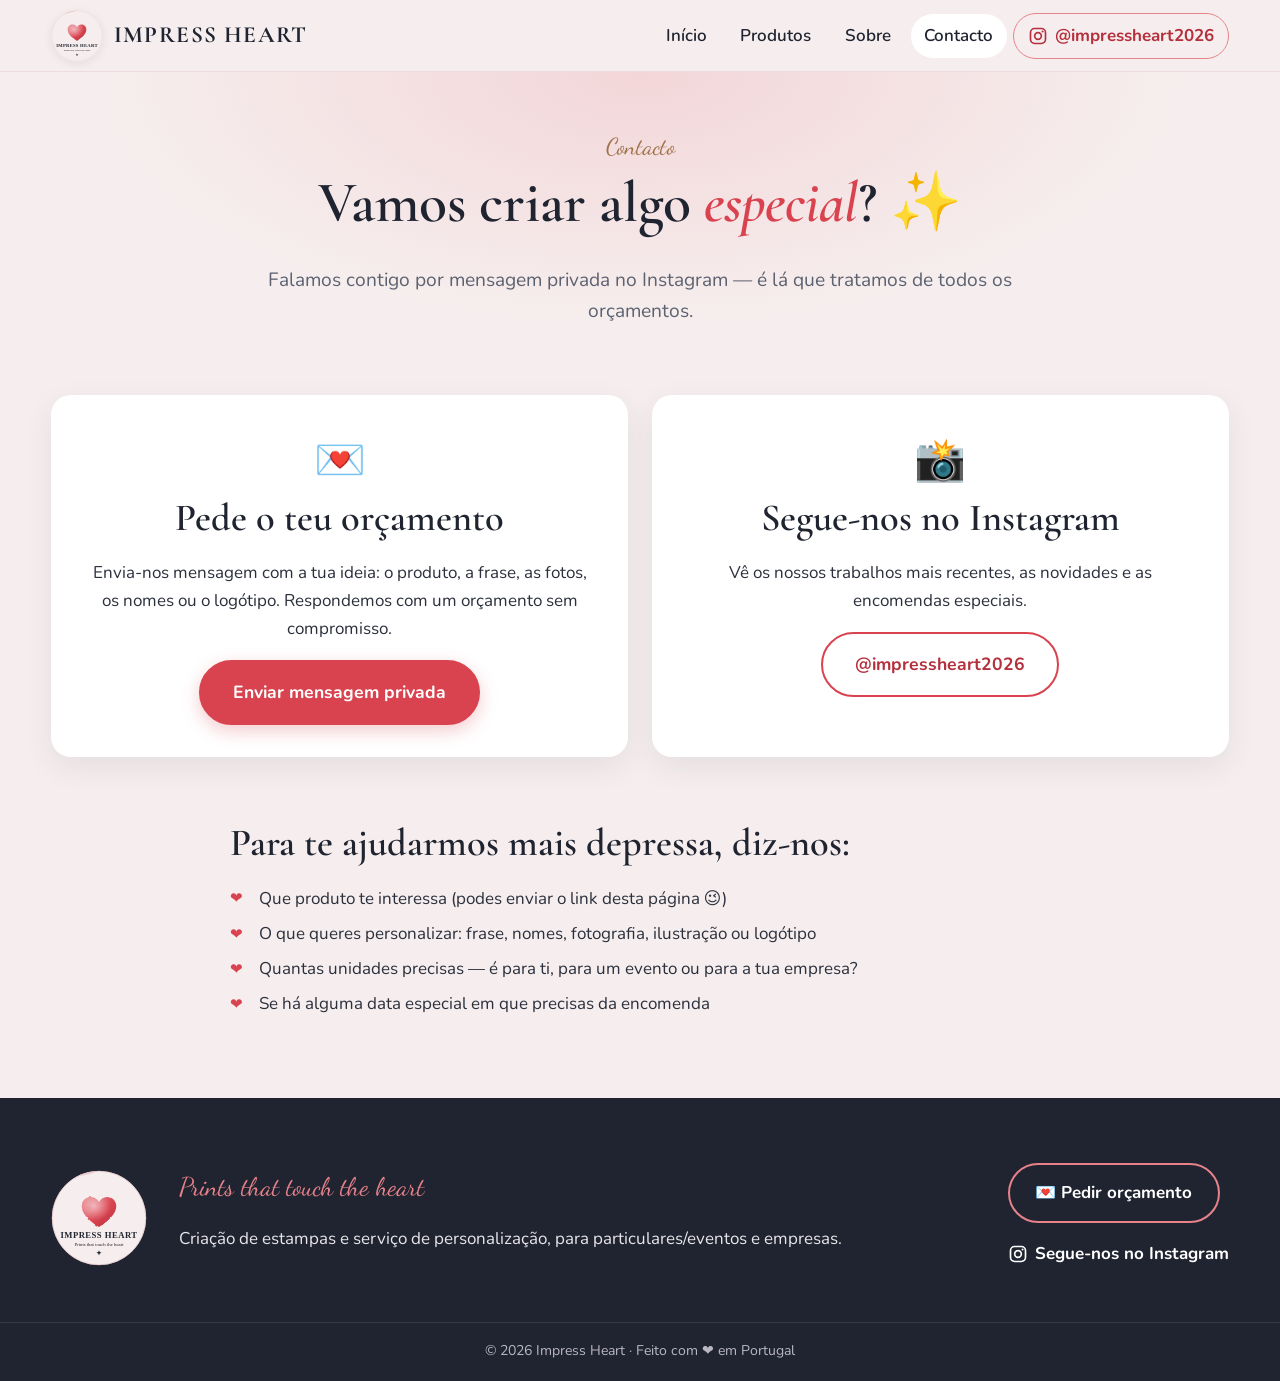
<file: site/contacto.html>
<!doctype html>
<html lang="pt-PT">
<head>
<meta charset="utf-8">
<meta name="viewport" content="width=device-width, initial-scale=1">
<title>Contacto · Impress Heart</title>
<meta name="description" content="Fala connosco por mensagem privada no Instagram @impressheart2026 e pede o teu orçamento sem compromisso.">
<meta name="theme-color" content="#F6EEEE">
<link rel="canonical" href="https://impressheart2026.web.app/contacto">
<meta property="og:type" content="website">
<meta property="og:locale" content="pt_PT">
<meta property="og:site_name" content="Impress Heart">
<meta property="og:title" content="Contacto · Impress Heart">
<meta property="og:description" content="Fala connosco por mensagem privada no Instagram @impressheart2026 e pede o teu orçamento sem compromisso.">
<meta property="og:url" content="https://impressheart2026.web.app/contacto">
<meta property="og:image" content="https://impressheart2026.web.app/img/og-image.jpg">
<meta name="twitter:card" content="summary_large_image">
<link rel="icon" href="img/favicon.svg" type="image/svg+xml">
<link rel="icon" href="img/favicon-32.png" sizes="32x32" type="image/png">
<link rel="apple-touch-icon" href="img/apple-touch-icon.png">
<link rel="preconnect" href="https://fonts.googleapis.com">
<link rel="preconnect" href="https://fonts.gstatic.com" crossorigin>
<link href="https://fonts.googleapis.com/css2?family=Cormorant+Garamond:wght@500;600;700&family=Dancing+Script:wght@500;600&family=Nunito:wght@400;600;700&display=swap" rel="stylesheet">
<link rel="stylesheet" href="css/style.css">
<script src="js/main.js" defer></script>
</head>
<body>
<a class="skip" href="#conteudo">Saltar para o conteúdo</a>
<header class="site-header">
 <div class="wrap nav-wrap">
  <a class="brand" href="index.html" aria-label="Impress Heart — página inicial"><img src="img/logo.svg" alt="" width="52" height="52"><span>Impress Heart</span></a>
  <button class="nav-toggle" aria-expanded="false" aria-controls="menu"><span class="sr">Abrir menu</span><span class="bar"></span></button>
  <nav id="menu" aria-label="Principal"><ul>
   <li><a href="index.html">Início</a></li><li><a href="index.html#produtos">Produtos</a></li><li><a href="sobre.html">Sobre</a></li><li><a href="contacto.html" aria-current="page">Contacto</a></li>
   <li><a class="ig-link" href="https://www.instagram.com/impressheart2026/" target="_blank" rel="noopener"><svg aria-hidden="true" viewBox="0 0 24 24" width="20" height="20"><rect x="3" y="3" width="18" height="18" rx="5" fill="none" stroke="currentColor" stroke-width="2"/><circle cx="12" cy="12" r="4" fill="none" stroke="currentColor" stroke-width="2"/><circle cx="17.5" cy="6.5" r="1.2" fill="currentColor"/></svg><span>@impressheart2026</span></a></li>
  </ul></nav>
 </div>
</header>
<main id="conteudo">

<section class="page-hero"><div class="wrap narrow"><p class="eyebrow">Contacto</p><h1>Vamos criar algo <em>especial</em>? ✨</h1><p class="lead">Falamos contigo por mensagem privada no Instagram — é lá que tratamos de todos os orçamentos.</p></div></section>
<section class="wrap contact-grid">
 <div class="contact-card">
  <span class="big-emoji" aria-hidden="true">💌</span>
  <h2>Pede o teu orçamento</h2>
  <p>Envia-nos mensagem com a tua ideia: o produto, a frase, as fotos, os nomes ou o logótipo. Respondemos com um orçamento sem compromisso.</p>
  <a class="btn btn-big" href="https://ig.me/m/impressheart2026" target="_blank" rel="noopener">Enviar mensagem privada</a>
 </div>
 <div class="contact-card">
  <span class="big-emoji" aria-hidden="true">📸</span>
  <h2>Segue-nos no Instagram</h2>
  <p>Vê os nossos trabalhos mais recentes, as novidades e as encomendas especiais.</p>
  <a class="btn btn-ghost btn-big" href="https://www.instagram.com/impressheart2026/" target="_blank" rel="noopener">@impressheart2026</a>
 </div>
</section>
<section class="wrap narrow prose">
 <h2>Para te ajudarmos mais depressa, diz-nos:</h2>
 <ul class="ticks">
  <li>Que produto te interessa (podes enviar o link desta página 😉)</li>
  <li>O que queres personalizar: frase, nomes, fotografia, ilustração ou logótipo</li>
  <li>Quantas unidades precisas — é para ti, para um evento ou para a tua empresa?</li>
  <li>Se há alguma data especial em que precisas da encomenda</li>
 </ul>
</section>
</main>
<footer class="site-footer">
 <div class="wrap foot">
  <div><img src="img/logo.svg" alt="Impress Heart" width="96" height="96"></div>
  <div>
   <p class="script">Prints that touch the heart</p>
   <p>Criação de estampas e serviço de personalização, para particulares/eventos e empresas.</p>
  </div>
  <div>
   <p><a class="btn btn-ghost" href="https://ig.me/m/impressheart2026" target="_blank" rel="noopener">💌 Pedir orçamento</a></p>
   <p><a class="ig-link" href="https://www.instagram.com/impressheart2026/" target="_blank" rel="noopener"><svg aria-hidden="true" viewBox="0 0 24 24" width="20" height="20"><rect x="3" y="3" width="18" height="18" rx="5" fill="none" stroke="currentColor" stroke-width="2"/><circle cx="12" cy="12" r="4" fill="none" stroke="currentColor" stroke-width="2"/><circle cx="17.5" cy="6.5" r="1.2" fill="currentColor"/></svg><span>Segue-nos no Instagram</span></a></p>
  </div>
 </div>
 <p class="copy">© <span data-year>2026</span> Impress Heart · Feito com ❤️ em Portugal</p>
</footer>
</body>
</html>
</file>
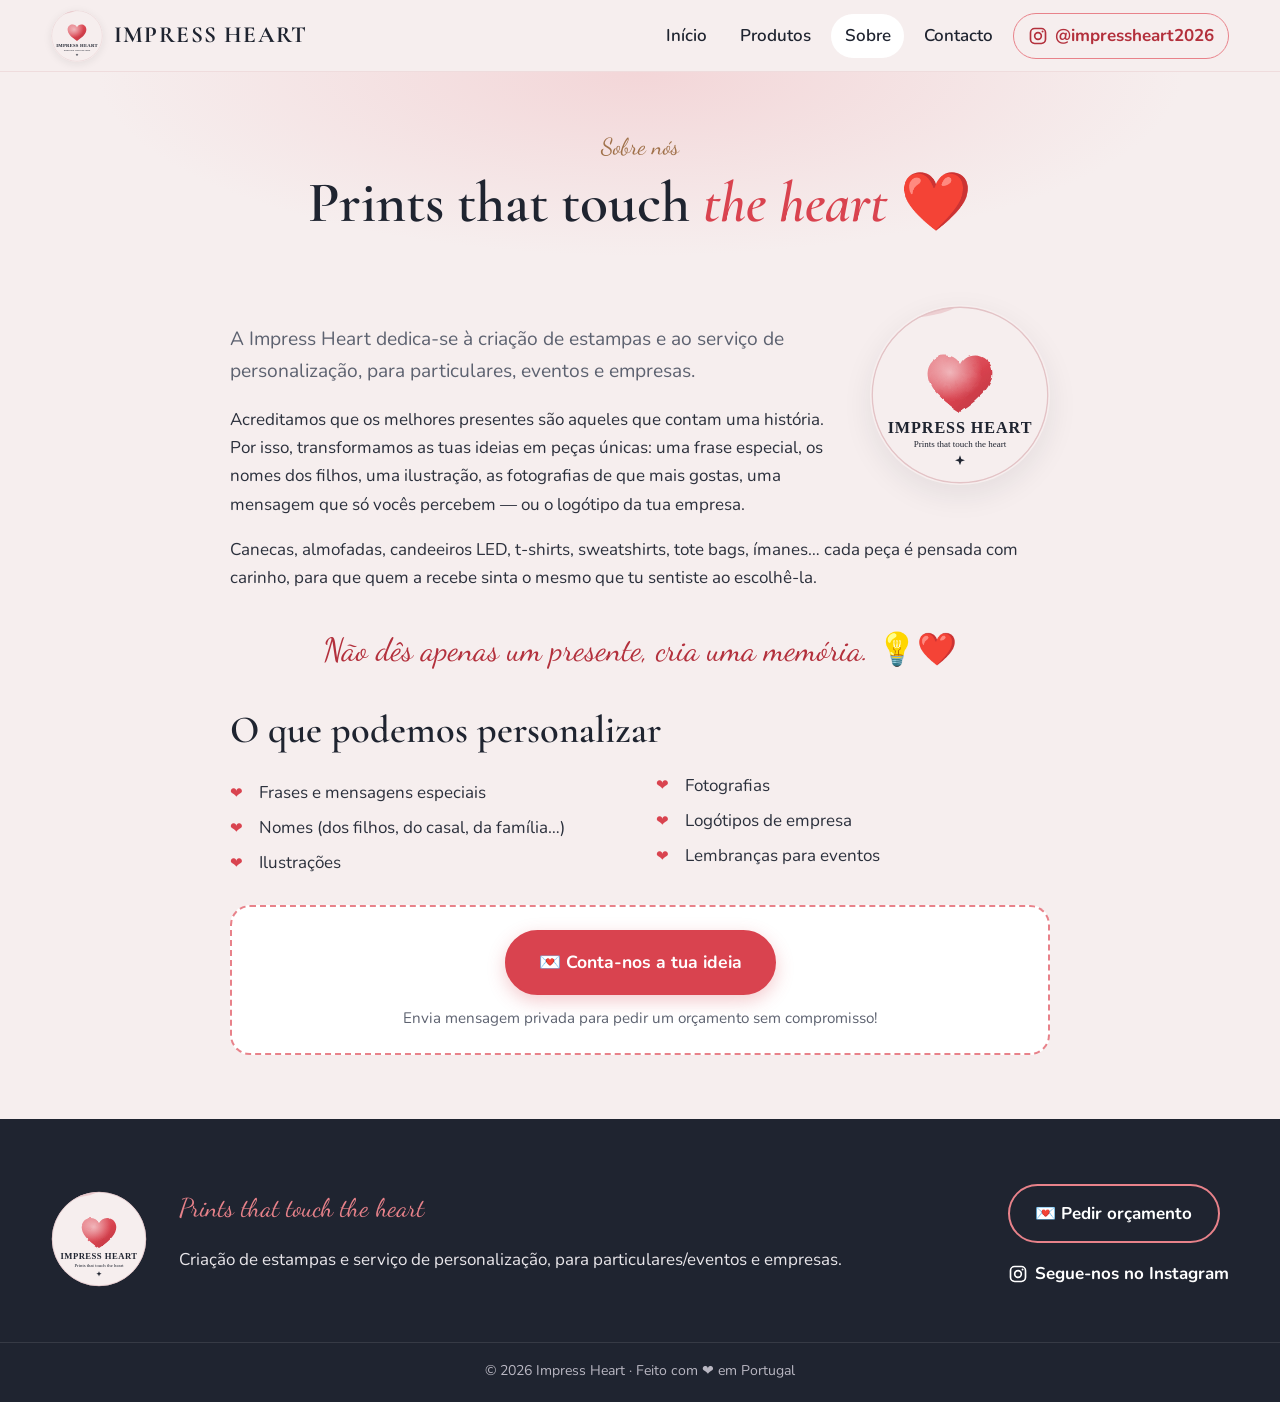
<file: site/sobre.html>
<!doctype html>
<html lang="pt-PT">
<head>
<meta charset="utf-8">
<meta name="viewport" content="width=device-width, initial-scale=1">
<title>Sobre · Impress Heart</title>
<meta name="description" content="Conhece a Impress Heart: criação de estampas e serviço de personalização para particulares, eventos e empresas.">
<meta name="theme-color" content="#F6EEEE">
<link rel="canonical" href="https://impressheart2026.web.app/sobre">
<meta property="og:type" content="website">
<meta property="og:locale" content="pt_PT">
<meta property="og:site_name" content="Impress Heart">
<meta property="og:title" content="Sobre · Impress Heart">
<meta property="og:description" content="Conhece a Impress Heart: criação de estampas e serviço de personalização para particulares, eventos e empresas.">
<meta property="og:url" content="https://impressheart2026.web.app/sobre">
<meta property="og:image" content="https://impressheart2026.web.app/img/og-image.jpg">
<meta name="twitter:card" content="summary_large_image">
<link rel="icon" href="img/favicon.svg" type="image/svg+xml">
<link rel="icon" href="img/favicon-32.png" sizes="32x32" type="image/png">
<link rel="apple-touch-icon" href="img/apple-touch-icon.png">
<link rel="preconnect" href="https://fonts.googleapis.com">
<link rel="preconnect" href="https://fonts.gstatic.com" crossorigin>
<link href="https://fonts.googleapis.com/css2?family=Cormorant+Garamond:wght@500;600;700&family=Dancing+Script:wght@500;600&family=Nunito:wght@400;600;700&display=swap" rel="stylesheet">
<link rel="stylesheet" href="css/style.css">
<script src="js/main.js" defer></script>
</head>
<body>
<a class="skip" href="#conteudo">Saltar para o conteúdo</a>
<header class="site-header">
 <div class="wrap nav-wrap">
  <a class="brand" href="index.html" aria-label="Impress Heart — página inicial"><img src="img/logo.svg" alt="" width="52" height="52"><span>Impress Heart</span></a>
  <button class="nav-toggle" aria-expanded="false" aria-controls="menu"><span class="sr">Abrir menu</span><span class="bar"></span></button>
  <nav id="menu" aria-label="Principal"><ul>
   <li><a href="index.html">Início</a></li><li><a href="index.html#produtos">Produtos</a></li><li><a href="sobre.html" aria-current="page">Sobre</a></li><li><a href="contacto.html">Contacto</a></li>
   <li><a class="ig-link" href="https://www.instagram.com/impressheart2026/" target="_blank" rel="noopener"><svg aria-hidden="true" viewBox="0 0 24 24" width="20" height="20"><rect x="3" y="3" width="18" height="18" rx="5" fill="none" stroke="currentColor" stroke-width="2"/><circle cx="12" cy="12" r="4" fill="none" stroke="currentColor" stroke-width="2"/><circle cx="17.5" cy="6.5" r="1.2" fill="currentColor"/></svg><span>@impressheart2026</span></a></li>
  </ul></nav>
 </div>
</header>
<main id="conteudo">

<section class="page-hero"><div class="wrap narrow"><p class="eyebrow">Sobre nós</p><h1>Prints that touch <em>the heart</em> ❤️</h1></div></section>
<section class="wrap narrow prose">
 <img class="float-logo" src="img/logo.svg" alt="Logótipo Impress Heart: coração em aguarela vermelho e rosa" width="200" height="200">
 <p class="lead">A Impress Heart dedica-se à criação de estampas e ao serviço de personalização, para particulares, eventos e empresas.</p>
 <p>Acreditamos que os melhores presentes são aqueles que contam uma história. Por isso, transformamos as tuas ideias em peças únicas: uma frase especial, os nomes dos filhos, uma ilustração, as fotografias de que mais gostas, uma mensagem que só vocês percebem — ou o logótipo da tua empresa.</p>
 <p>Canecas, almofadas, candeeiros LED, t-shirts, sweatshirts, tote bags, ímanes… cada peça é pensada com carinho, para que quem a recebe sinta o mesmo que tu sentiste ao escolhê-la.</p>
 <p class="script big">Não dês apenas um presente, cria uma memória. 💡❤️</p>
 <h2>O que podemos personalizar</h2>
 <ul class="ticks cols">
  <li>Frases e mensagens especiais</li><li>Nomes (dos filhos, do casal, da família…)</li><li>Ilustrações</li><li>Fotografias</li><li>Logótipos de empresa</li><li>Lembranças para eventos</li>
 </ul>
 <div class="cta-box"><a class="btn btn-big" href="https://ig.me/m/impressheart2026" target="_blank" rel="noopener">💌 Conta-nos a tua ideia</a><p>Envia mensagem privada para pedir um orçamento sem compromisso!</p></div>
</section>
</main>
<footer class="site-footer">
 <div class="wrap foot">
  <div><img src="img/logo.svg" alt="Impress Heart" width="96" height="96"></div>
  <div>
   <p class="script">Prints that touch the heart</p>
   <p>Criação de estampas e serviço de personalização, para particulares/eventos e empresas.</p>
  </div>
  <div>
   <p><a class="btn btn-ghost" href="https://ig.me/m/impressheart2026" target="_blank" rel="noopener">💌 Pedir orçamento</a></p>
   <p><a class="ig-link" href="https://www.instagram.com/impressheart2026/" target="_blank" rel="noopener"><svg aria-hidden="true" viewBox="0 0 24 24" width="20" height="20"><rect x="3" y="3" width="18" height="18" rx="5" fill="none" stroke="currentColor" stroke-width="2"/><circle cx="12" cy="12" r="4" fill="none" stroke="currentColor" stroke-width="2"/><circle cx="17.5" cy="6.5" r="1.2" fill="currentColor"/></svg><span>Segue-nos no Instagram</span></a></p>
  </div>
 </div>
 <p class="copy">© <span data-year>2026</span> Impress Heart · Feito com ❤️ em Portugal</p>
</footer>
</body>
</html>
</file>
<file: site/css/style.css>
:root{--blush:#F6EEEE;--blush-2:#EFDCDD;--rose:#E8828A;--red:#D9434F;--red-dark:#B3303C;--navy:#1F2430;--wood:#A0714A;--wood-light:#E9D9C8;--white:#fff;--text:#2b303c;--muted:#5d6270;--radius:20px;--shadow:0 10px 30px rgba(31,36,48,.08);--serif:'Cormorant Garamond','Playfair Display',Georgia,serif;--sans:'Nunito',system-ui,-apple-system,'Segoe UI',Roboto,sans-serif;--script:'Dancing Script','Segoe Script',cursive}
*{box-sizing:border-box}
html{scroll-behavior:smooth}
@media (prefers-reduced-motion:reduce){html{scroll-behavior:auto}*{transition:none!important;animation:none!important}}
body{margin:0;font-family:var(--sans);color:var(--text);background:var(--blush);line-height:1.65;font-size:1.0625rem}
img{max-width:100%;height:auto;display:block}
a{color:var(--red-dark)}
a:focus-visible,button:focus-visible{outline:3px solid var(--wood);outline-offset:3px;border-radius:6px}
h1,h2,h3{font-family:var(--serif);color:var(--navy);line-height:1.15;margin:0 0 .5em;font-weight:600}
h1{font-size:clamp(2.2rem,5vw,3.6rem)}h2{font-size:clamp(1.7rem,3.2vw,2.4rem)}h3{font-size:1.4rem}
h1 em,h2 em{font-style:italic;color:var(--red)}
.wrap{width:min(1180px,92vw);margin-inline:auto}.narrow{width:min(820px,92vw)}
.center{text-align:center}
.skip{position:absolute;left:-999px;top:0;background:var(--navy);color:#fff;padding:.6rem 1rem;z-index:99}.skip:focus{left:1rem}
.sr{position:absolute;width:1px;height:1px;overflow:hidden;clip:rect(0 0 0 0)}
.eyebrow{font-family:var(--script);color:var(--wood);font-size:1.45rem;margin:0 0 .2rem}
.script{font-family:var(--script);color:var(--wood);font-size:1.35rem}.script.big{font-size:2rem;text-align:center;color:var(--red-dark);margin:2rem 0}
.lead{font-size:1.2rem;color:var(--muted)}
.note,.small{color:var(--muted);font-size:.95rem}
/* header */
.site-header{position:sticky;top:0;z-index:50;background:rgba(246,238,238,.92);backdrop-filter:blur(8px);border-bottom:1px solid var(--blush-2)}
.nav-wrap{display:flex;align-items:center;justify-content:space-between;gap:1rem;padding:.6rem 0}
.brand{display:flex;align-items:center;gap:.65rem;text-decoration:none;color:var(--navy);font-family:var(--serif);font-weight:700;font-size:1.45rem;letter-spacing:.06em;text-transform:uppercase}
.brand img{border-radius:50%;box-shadow:0 2px 8px rgba(0,0,0,.08)}
nav ul{list-style:none;display:flex;align-items:center;gap:.4rem;margin:0;padding:0}
nav a{display:inline-flex;align-items:center;gap:.4rem;text-decoration:none;color:var(--navy);font-weight:600;padding:.5rem .85rem;border-radius:999px;transition:background .2s}
nav a:hover,nav a[aria-current=page]{background:var(--white)}
.ig-link{display:inline-flex;align-items:center;gap:.45rem;color:var(--red-dark);font-weight:700;text-decoration:none}
nav .ig-link{border:1.5px solid var(--rose)}
.nav-toggle{display:none;background:none;border:0;width:44px;height:44px;cursor:pointer;position:relative}
.nav-toggle .bar,.nav-toggle .bar::before,.nav-toggle .bar::after{content:"";position:absolute;left:10px;width:24px;height:2px;background:var(--navy);transition:.25s}
.nav-toggle .bar{top:21px}.nav-toggle .bar::before{left:0;top:-7px}.nav-toggle .bar::after{left:0;top:7px}
.nav-toggle[aria-expanded=true] .bar{background:transparent}.nav-toggle[aria-expanded=true] .bar::before{top:0;transform:rotate(45deg)}.nav-toggle[aria-expanded=true] .bar::after{top:0;transform:rotate(-45deg)}
@media (max-width:860px){.nav-toggle{display:block}#menu{position:absolute;left:0;right:0;top:100%;background:var(--blush);border-bottom:1px solid var(--blush-2);display:none;padding:.5rem 4vw 1rem}#menu.open{display:block}nav ul{flex-direction:column;align-items:stretch}nav a{padding:.8rem 1rem}.brand span{font-size:1.15rem}}
/* buttons */
.btn{display:inline-flex;align-items:center;justify-content:center;gap:.4rem;background:var(--red);color:#fff;text-decoration:none;font-weight:700;padding:.85rem 1.6rem;border-radius:999px;border:2px solid var(--red);box-shadow:0 6px 18px rgba(217,67,79,.28);transition:transform .2s,background .2s}
.btn:hover{background:var(--red-dark);border-color:var(--red-dark);transform:translateY(-2px)}
.btn-ghost{background:transparent;color:var(--red-dark);box-shadow:none}.btn-ghost:hover{background:var(--white);color:var(--red-dark)}
.btn-big{font-size:1.1rem;padding:1rem 2rem}
.cta-row{display:flex;flex-wrap:wrap;gap:.8rem;margin:1.5rem 0 .6rem}
/* hero */
.hero{padding:clamp(2rem,6vw,5rem) 0 3rem;background:radial-gradient(ellipse at 85% 10%,#f3d6d8 0,transparent 55%),radial-gradient(ellipse at 0 100%,var(--wood-light) 0,transparent 45%)}
.hero-grid{display:grid;grid-template-columns:1.05fr 1fr;gap:3rem;align-items:center}
.hero-art{position:relative;min-height:470px}
.polaroid{position:absolute;background:#fff;padding:10px 10px 34px;border-radius:6px;box-shadow:var(--shadow)}
.polaroid img{aspect-ratio:1;object-fit:cover;border-radius:3px}
.p1{width:62%;left:18%;top:0;transform:rotate(-3deg);z-index:2}
.p2{width:40%;left:0;bottom:0;transform:rotate(-8deg);z-index:3}
.p3{width:38%;right:0;bottom:20px;transform:rotate(7deg);z-index:1}
@media (max-width:800px){.hero-grid{grid-template-columns:1fr;gap:1.5rem}.hero-art{min-height:auto;aspect-ratio:1/0.95;width:min(100%,460px);margin-inline:auto}}
/* for-who */
.for-who{display:grid;grid-template-columns:repeat(3,1fr);gap:1.2rem;margin-top:-1rem;margin-bottom:3rem}
.pill-card{background:#fff;border-radius:var(--radius);padding:1.6rem;box-shadow:var(--shadow);border-top:4px solid var(--rose)}
.pill-card span{font-size:1.8rem}.pill-card h2{font-size:1.6rem;margin:.3rem 0}.pill-card p{margin:0;color:var(--muted)}
@media (max-width:760px){.for-who{grid-template-columns:1fr}}
/* products */
.products{padding:2rem 0 4rem}
.section-head{text-align:center;max-width:640px;margin:0 auto 1.8rem}
.chips{display:flex;flex-wrap:wrap;justify-content:center;gap:.5rem;margin-bottom:2rem}
.chip{font:inherit;font-weight:600;border:1.5px solid var(--blush-2);background:#fff;color:var(--navy);padding:.45rem 1rem;border-radius:999px;cursor:pointer;transition:.2s}
.chip:hover{border-color:var(--rose)}.chip[aria-pressed=true]{background:var(--navy);color:#fff;border-color:var(--navy)}
.grid{list-style:none;padding:0;margin:0;display:grid;grid-template-columns:repeat(auto-fill,minmax(250px,1fr));gap:1.5rem}
.card{background:#fff;border-radius:var(--radius);overflow:hidden;box-shadow:var(--shadow);transition:transform .25s,box-shadow .25s}
.card:hover{transform:translateY(-4px);box-shadow:0 16px 36px rgba(31,36,48,.13)}
.card[hidden]{display:none}
.card-link{display:flex;flex-direction:column;height:100%;text-decoration:none;color:inherit}
.card-img{aspect-ratio:1;overflow:hidden;background:var(--blush-2)}
.card-img img{width:100%;height:100%;object-fit:cover;transition:transform .5s}
.card:hover .card-img img{transform:scale(1.05)}
.card-body{padding:1.1rem 1.2rem 1.3rem;display:flex;flex-direction:column;gap:.3rem;flex:1}
.card-body h3{margin:0;font-size:1.35rem}.card-body p{margin:0;color:var(--muted);font-size:.97rem;flex:1}
.more{color:var(--red-dark);font-weight:700;font-size:.95rem;margin-top:.4rem}
.tag{display:inline-block;align-self:flex-start;background:var(--wood-light);color:#6e4a2c;font-size:.78rem;font-weight:700;letter-spacing:.04em;text-transform:uppercase;padding:.2rem .65rem;border-radius:999px}
/* how */
.how{background:#fff;padding:4rem 0;border-block:1px solid var(--blush-2)}
.steps{list-style:none;padding:0;margin:0 0 2rem;display:grid;grid-template-columns:repeat(3,1fr);gap:1.5rem;counter-reset:s}
.steps li{text-align:center;padding:1.5rem;border-radius:var(--radius);background:var(--blush)}
.steps span{display:inline-grid;place-items:center;width:52px;height:52px;border-radius:50%;background:var(--red);color:#fff;font-family:var(--serif);font-size:1.6rem;font-weight:700;margin-bottom:.6rem}
.steps p{margin:0;color:var(--muted)}
@media (max-width:760px){.steps{grid-template-columns:1fr}}
.quote{padding:4rem 0;text-align:center}
.quote blockquote{margin:0}.quote p{font-family:var(--serif);font-size:clamp(1.7rem,3.5vw,2.6rem);color:var(--navy);margin:0;font-style:italic}.quote .script{font-family:var(--script);font-style:normal;color:var(--red-dark);font-size:1.8rem;margin-top:.6rem}
/* product page */
.crumbs ol{list-style:none;display:flex;flex-wrap:wrap;gap:.3rem;padding:1.2rem 0 0;margin:0;font-size:.92rem;color:var(--muted)}
.crumbs li+li::before{content:"›";margin-right:.3rem}.crumbs a{color:var(--muted)}
.product{display:grid;grid-template-columns:1.05fr 1fr;gap:3rem;padding:1.5rem 0 3rem;align-items:start}
.product-media{position:sticky;top:90px}
.main-img{border-radius:var(--radius);box-shadow:var(--shadow);background:#fff;width:100%}
.orig{font-size:.9rem;margin:.6rem 0 0;text-align:center}.orig a{color:var(--muted)}
.product-info h1{font-size:clamp(2rem,4vw,3rem);margin-top:.5rem}
.product-info h2{font-size:1.7rem;margin-top:1.6rem}
.ticks{list-style:none;padding:0;margin:0 0 1rem}.ticks li{position:relative;padding-left:1.8rem;margin:.45rem 0}.ticks li::before{content:"❤";position:absolute;left:0;color:var(--red);font-size:.95rem;top:.1rem}
.ticks.cols{columns:2;column-gap:2rem}@media(max-width:600px){.ticks.cols{columns:1}}
.cta-box{background:#fff;border:2px dashed var(--rose);border-radius:var(--radius);padding:1.4rem;text-align:center;margin-top:1.5rem}.cta-box p{margin:.7rem 0 0;color:var(--muted);font-size:.95rem}
.pager{display:flex;justify-content:space-between;gap:1rem;padding:1rem 0;border-top:1px solid var(--blush-2);flex-wrap:wrap}.pager a{text-decoration:none;font-weight:600}
.related h2{text-align:center;margin:1.5rem 0}
@media (max-width:860px){.product{grid-template-columns:1fr;gap:1.5rem}.product-media{position:static}}
/* pages */
.page-hero{padding:3.5rem 0 1.5rem;text-align:center;background:radial-gradient(ellipse at 50% 0,#f3d6d8 0,transparent 60%)}
.prose{padding:1rem 0 4rem}.prose h2{margin-top:2rem}
.float-logo{float:right;width:180px;margin:0 0 1rem 1.5rem;border-radius:50%;box-shadow:var(--shadow)}
@media(max-width:600px){.float-logo{float:none;margin:0 auto 1rem;width:150px}}
.contact-grid{display:grid;grid-template-columns:1fr 1fr;gap:1.5rem;padding:1.5rem 0 1rem}
.contact-card{background:#fff;border-radius:var(--radius);box-shadow:var(--shadow);padding:2rem;text-align:center}
.big-emoji{font-size:2.6rem}
@media(max-width:760px){.contact-grid{grid-template-columns:1fr}}
/* footer */
.site-footer{background:var(--navy);color:#e9e6ea;padding:3rem 0 1.2rem;margin-top:0}
.foot{display:grid;grid-template-columns:auto 1fr auto;gap:2rem;align-items:center}
.foot img{border-radius:50%}
.site-footer .script{color:var(--rose);font-size:1.6rem;margin:0}
.site-footer .ig-link{color:#fff}
.site-footer .btn-ghost{color:#fff;border-color:var(--rose)}.site-footer .btn-ghost:hover{background:var(--red);color:#fff}
.copy{text-align:center;font-size:.88rem;color:#b9b7c2;margin:2rem 0 0;border-top:1px solid rgba(255,255,255,.1);padding-top:1rem}
@media(max-width:760px){.foot{grid-template-columns:1fr;text-align:center}.foot img{margin:auto}}
.related .grid{grid-template-columns:repeat(auto-fit,minmax(230px,1fr))}
</file>
